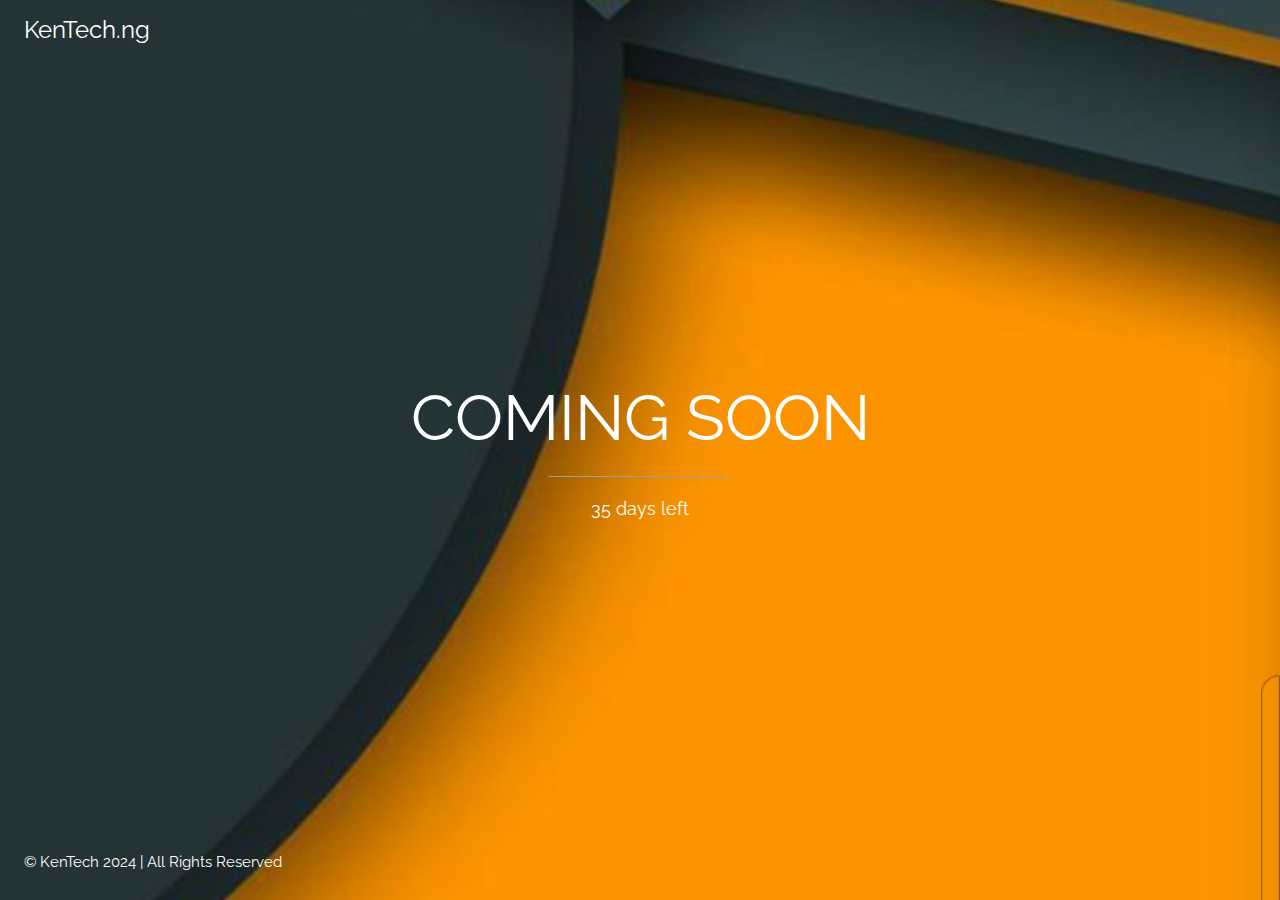
<file: comig-soon.html>
<!DOCTYPE html>
<html>
<head>
<title>Under Construction</title>
<meta charset="UTF-8">
<meta name="viewport" content="width=device-width, initial-scale=1">
<link rel="stylesheet" href="https://www.w3schools.com/w3css/4/w3.css">
<link rel="stylesheet" href="https://fonts.googleapis.com/css?family=Raleway">
<style>
body,h1 {font-family: "Raleway", sans-serif}
body, html {height: 100%}
.bgimg {
  background-image: url(image/f1.jpg);
  min-height: 100%;
  background-position: center;
  background-size: cover;
}
</style>
</head>
<body>

<div class="bgimg w3-display-container w3-animate-opacity w3-text-white">
    <a href="kentech.html">  <div class="w3-display-topleft w3-padding-large w3-xlarge">
    KenTech.ng
  </div></a>
  <div class="w3-display-middle">
    <h1 class="w3-jumbo w3-animate-top">COMING SOON</h1>
    <hr class="w3-border-grey" style="margin:auto;width:40%">
    <p class="w3-large w3-center">35 days left</p>
  </div>
  <div class="w3-display-bottomleft w3-padding-large">
    <p> &copy KenTech 2024 | All Rights Reserved </p>
  </div>
</div>

</body>
</html>
</file>
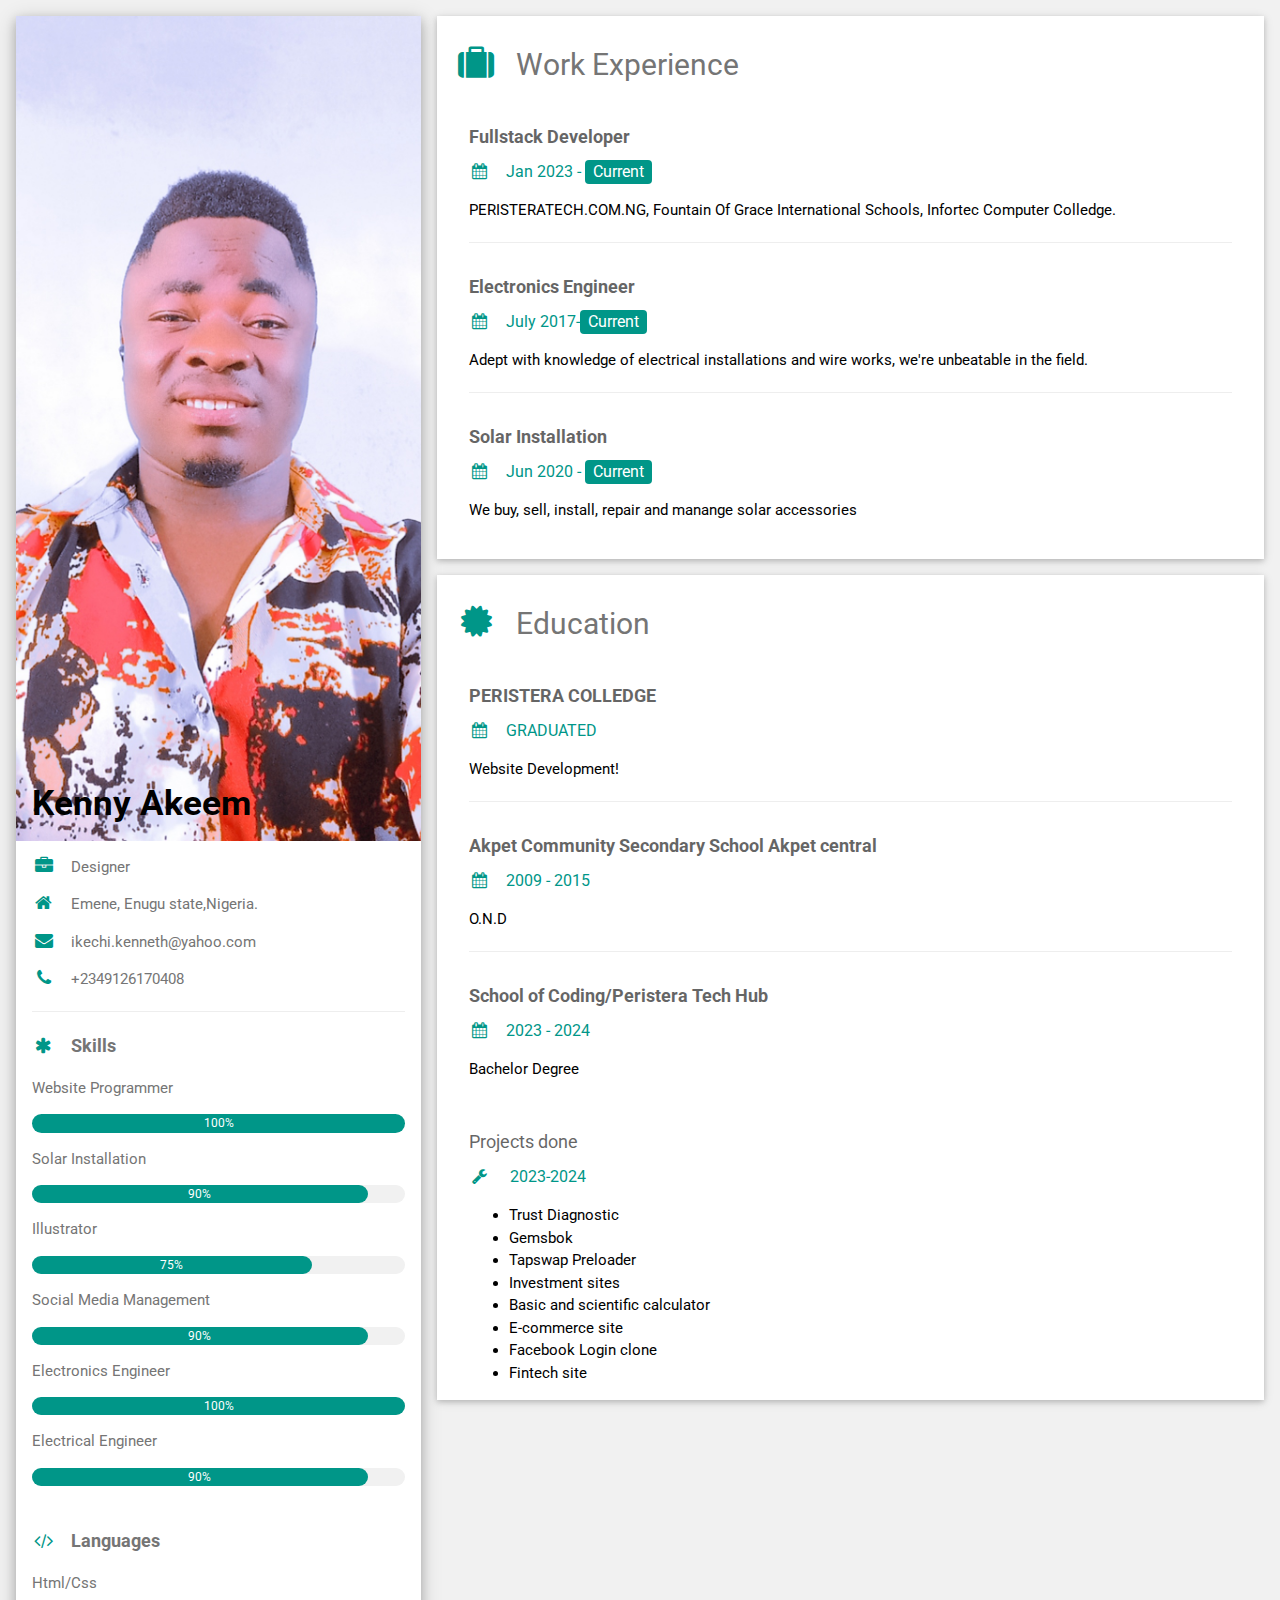
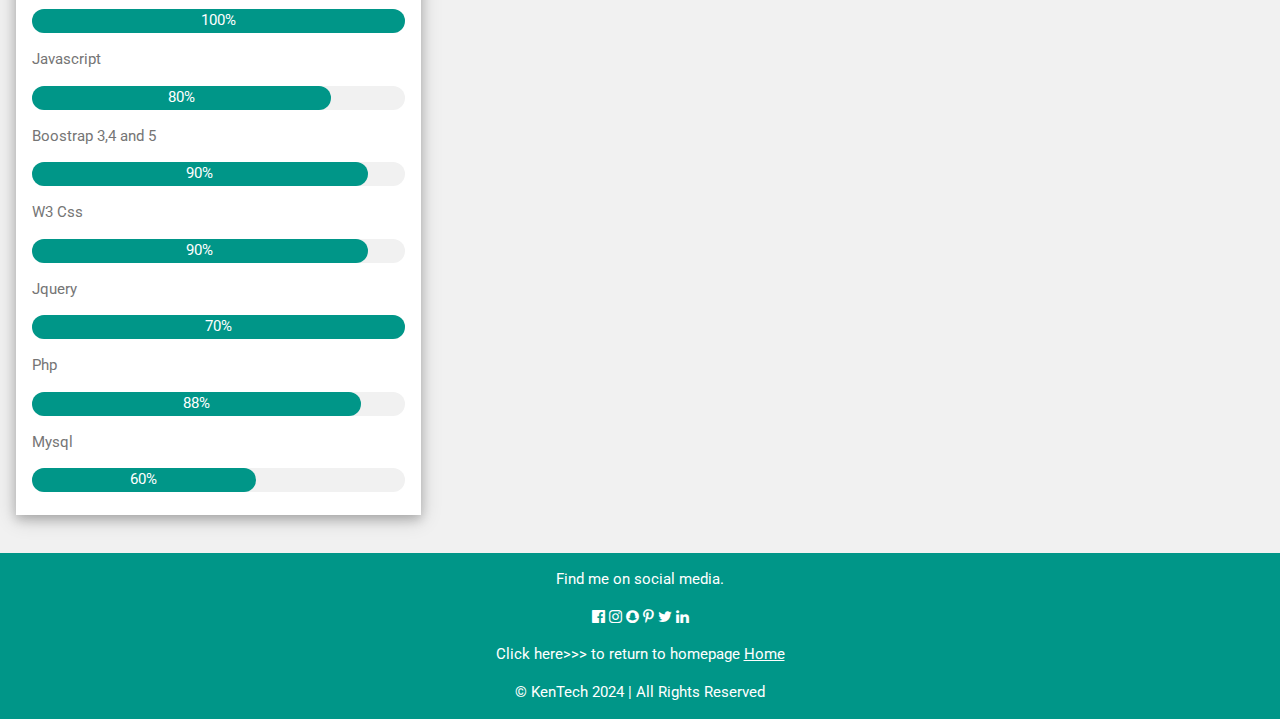
<file: cv.html>
<!DOCTYPE html>
<html>
<head>
<title>KenTech CV</title>
<meta charset="UTF-8">
<meta name="viewport" content="width=device-width, initial-scale=1">

<link rel="stylesheet" href="https://www.w3schools.com/w3css/4/w3.css">

<link rel='stylesheet' href='https://fonts.googleapis.com/css?family=Roboto'>

<link rel="stylesheet" href="https://cdnjs.cloudflare.com/ajax/libs/font-awesome/4.7.0/css/font-awesome.min.css">
<style>
html,body,h1,h2,h3,h4,h5,h6 {font-family: "Roboto", sans-serif}
.ken{
  font-size: 35px;
  font-weight: bolder;
  color: black;
}
</style>
</head>
<body class="w3-light-grey">

<!-- Page Container -->
<div class="w3-content w3-margin-top" style="max-width:1400px;">

  <!-- The Grid --> 
  <div class="w3-row-padding">
  
    <!-- Left Column -->
    <div class="w3-third">
    
      <div class="w3-white w3-text-grey w3-card-4">
        <div class="w3-display-container">
          <img src="image/ken-cv.jpg" style="width:100%" alt="KenTech">
          <div class="w3-display-bottomleft w3-container w3-text-black">
            <h2 class="ken">Kenny Akeem</h2>
          </div>
        </div>
        <div class="w3-container">
          <p><i class="fa fa-briefcase fa-fw w3-margin-right w3-large w3-text-teal"></i>Designer</p>
          <p><i class="fa fa-home fa-fw w3-margin-right w3-large w3-text-teal"></i>Emene, Enugu state,Nigeria.</p>
          <p><i class="fa fa-envelope fa-fw w3-margin-right w3-large w3-text-teal"></i>ikechi.kenneth@yahoo.com</p>
          <p><i class="fa fa-phone fa-fw w3-margin-right w3-large w3-text-teal"></i>+2349126170408</p>
          <hr>

          <p class="w3-large"><b><i class="fa fa-asterisk fa-fw w3-margin-right w3-text-teal"></i>Skills</b></p>
          <p>Website Programmer</p>
          <div class="w3-light-grey w3-round-xlarge w3-small">
            <div class="w3-container w3-center w3-round-xlarge w3-teal" style="width:100%">100%</div>
          </div>
          <p>Solar Installation</p>
          <div class="w3-light-grey w3-round-xlarge w3-small">
            <div class="w3-container w3-center w3-round-xlarge w3-teal" style="width:90%">
              <div class="w3-center w3-text-white">90%</div>
            </div>
          </div>
          <p>Illustrator</p>
          <div class="w3-light-grey w3-round-xlarge w3-small">
            <div class="w3-container w3-center w3-round-xlarge w3-teal" style="width:75%">75%</div>
          </div>
          <p>Social Media Management</p>
          <div class="w3-light-grey w3-round-xlarge w3-small">
            <div class="w3-container w3-center w3-round-xlarge w3-teal" style="width:90%">90%</div>
          </div>
          <p>Electronics Engineer</p>
          <div class="w3-light-grey w3-round-xlarge w3-small">
            <div class="w3-container w3-center w3-round-xlarge w3-teal" style="width:100%">100%</div>
          </div>
          <p>Electrical Engineer</p>
          <div class="w3-light-grey w3-round-xlarge w3-small">
            <div class="w3-container w3-center w3-round-xlarge w3-teal" style="width:90%">90%</div>
          </div>
          <br>

          <p class="w3-large w3-text-theme"><b><i class="fa fa-code fa-fw w3-margin-right w3-text-teal"></i>Languages    </b></p>
          <p>Html/Css</p>
          <div class="w3-light-grey w3-round-xlarge">

         <div class=" w3-container  w3-round-xlarge w3-center w3-teal" style="height:24px;width:100%">100%</div>

          </div>
          <p>Javascript</p>
          <div class="w3-light-grey w3-round-xlarge">
            <div class="w3-round-xlarge w3-teal w3-center" style="height:24px;width:80%">80%</div>
          </div>


          <p>Boostrap 3,4 and 5</p>
          <div class="w3-light-grey w3-round-xlarge">
            <div class="w3-round-xlarge w3-teal w3-center" style="height:24px;width:90%">90%</div>


          </div>


          <p>W3 Css</p>
          <div class="w3-light-grey w3-round-xlarge">
            <div class="w3-round-xlarge w3-teal w3-center" style="height:24px;width:90%">90%</div>


          </div>



          <p>Jquery</p>
          <div class="w3-light-grey w3-round-xlarge">
            <div class="w3-round-xlarge w3-teal w3-center" style="height:24px;width:100%">70%</div>
          </div>


          <p>Php</p>
          <div class="w3-light-grey w3-round-xlarge">
            <div class="w3-round-xlarge w3-teal w3-center" style="height:24px;width:88%">88%</div>
          </div>


          <p>Mysql</p>
          <div class="w3-light-grey w3-round-xlarge">
            <div class="w3-round-xlarge w3-teal w3-center" style="height:24px;width:60%">60%</div>


          </div>




          <br>
        </div>
      </div><br>

    <!-- End Left Column -->
    </div>

    <!-- Right Column -->
    <div class="w3-twothird">
    
      <div class="w3-container w3-card w3-white w3-margin-bottom">
        <h2 class="w3-text-grey w3-padding-16"><i class="fa fa-suitcase fa-fw w3-margin-right w3-xxlarge w3-text-teal"></i>Work Experience</h2>
        <div class="w3-container">
          <h5 class="w3-opacity"><b>Fullstack Developer</b></h5>
          <h6 class="w3-text-teal"><i class="fa fa-calendar fa-fw w3-margin-right"></i>Jan 2023 - <span class="w3-tag w3-teal w3-round">Current</span></h6>
          <p>PERISTERATECH.COM.NG, Fountain Of Grace International Schools, Infortec Computer Colledge.</p>
          <hr>
        </div>
        <div class="w3-container">
          <h5 class="w3-opacity"><b>Electronics Engineer</b></h5>
          <h6 class="w3-text-teal"><i class="fa fa-calendar fa-fw w3-margin-right"></i>July 2017-<span class="w3-tag w3-teal w3-round">Current</span>  </h6>


          <p>Adept with knowledge of electrical installations and wire works, we're unbeatable in the field.</p>
          <hr>
        </div>
        <div class="w3-container">
          <h5 class="w3-opacity"><b>Solar Installation</b></h5>
          <h6 class="w3-text-teal"><i class="fa fa-calendar fa-fw w3-margin-right"></i>Jun 2020 - <span class="w3-tag w3-teal w3-round">Current</span> </h6>
          <p>We buy, sell, install, repair and manange solar accessories </p><br>
        </div>
      </div>

      <div class="w3-container w3-card w3-white">
        <h2 class="w3-text-grey w3-padding-16"><i class="fa fa-certificate fa-fw w3-margin-right w3-xxlarge w3-text-teal"></i>Education</h2>
        <div class="w3-container">
          <h5 class="w3-opacity"><b>PERISTERA COLLEDGE</b></h5>
          <h6 class="w3-text-teal"><i class="fa fa-calendar fa-fw w3-margin-right"></i>GRADUATED</h6>
          <p>Website Development!</p>
          <hr>
        </div>
        <div class="w3-container">
          <h5 class="w3-opacity"><b>Akpet Community Secondary School Akpet central</b></h5>
          <h6 class="w3-text-teal"><i class="fa fa-calendar fa-fw w3-margin-right"></i>2009 - 2015</h6>
          <p>O.N.D</p>
          <hr>
        </div>
        <div class="w3-container">
          <h5 class="w3-opacity"><b>School of Coding/Peristera Tech Hub</b></h5>
          <h6 class="w3-text-teal"><i class="fa fa-calendar fa-fw w3-margin-right"></i>2023 - 2024</h6>
          <p>Bachelor Degree</p><br>
        </div>

 <div class="w3-container">
        <h5 class="w3-opacity">Projects done</h5>
        <h6 class="w3-text-teal"><i class="fa fa-wrench fa-fw w3-margin-right"></i> 2023-2024 </h6>


    <ul>
      <li>Trust Diagnostic</li>
      <li>Gemsbok</li>
      <li>Tapswap Preloader</li>
      <li>Investment sites</li>
      <li>Basic and scientific calculator</li>
      <li>E-commerce site</li>
      <li>Facebook Login clone</li>
      <li>Fintech site</li>

    </ul>



      </div>

      </div>


     

    <!-- End Right Column -->
    </div>
    
  <!-- End Grid -->
  </div>
  




  <!-- End Page Container -->
</div>

<footer class="w3-container w3-teal w3-center w3-margin-top">

  <p>Find me on social media. 
 </p>
  <i class="fa fa-facebook-official w3-hover-opacity"></i>
  <i class="fa fa-instagram w3-hover-opacity"></i>
  <i class="fa fa-snapchat w3-hover-opacity"></i>
  <i class="fa fa-pinterest-p w3-hover-opacity"></i>
  <i class="fa fa-twitter w3-hover-opacity"></i>
  <i class="fa fa-linkedin w3-hover-opacity"></i>
<p> Click here>>> to return to homepage   <a href="cyberspere.html">Home</a>  </p>

<p> &copy KenTech 2024 | All Rights Reserved  </p>


</footer>

</body>
</html>
</file>
